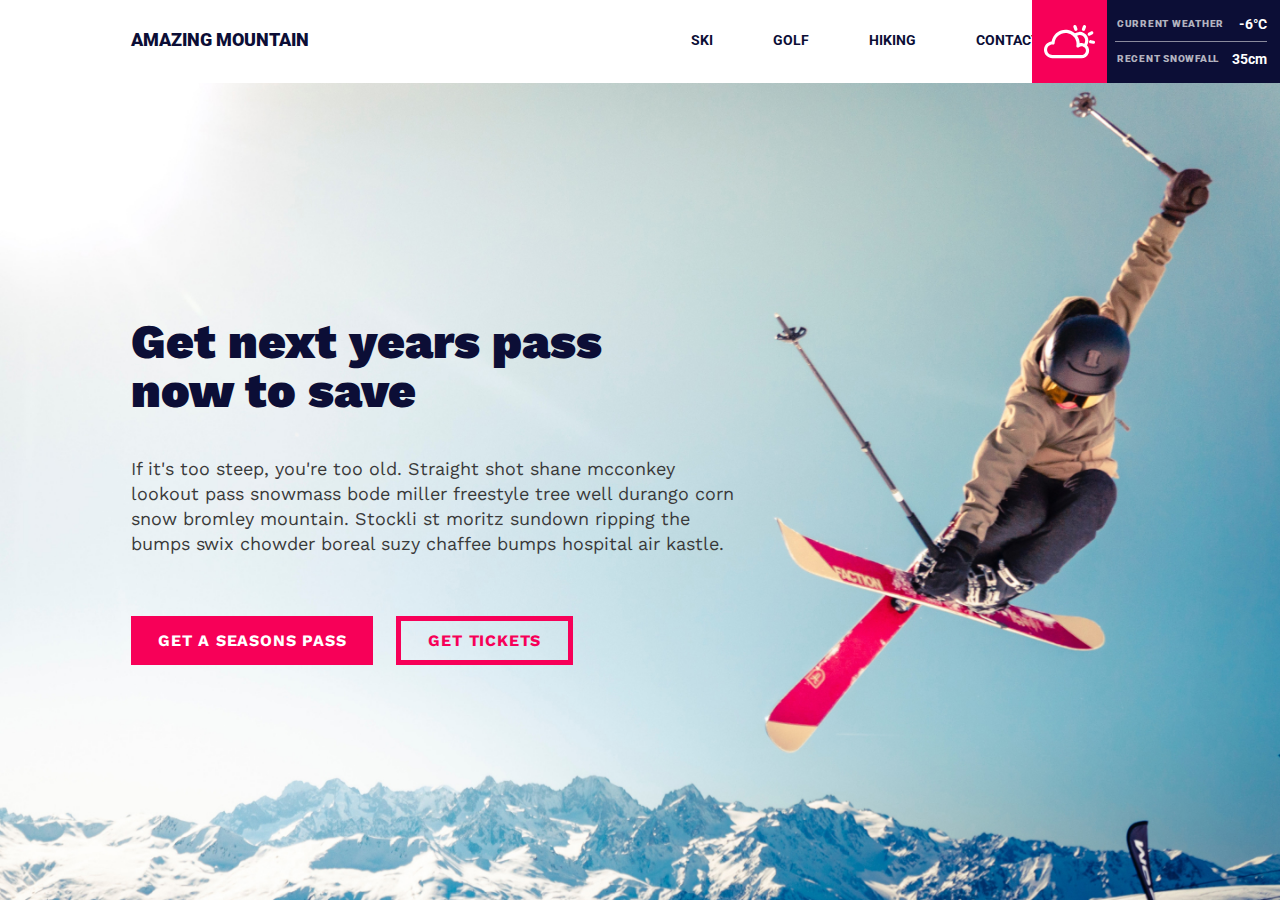
<file: Amazing mountain/index.html>
<!DOCTYPE html>
<html lang="en">
<head>
    <meta charset="UTF-8">
    <meta http-equiv="X-UA-Compatible" content="IE=edge">
    <meta name="viewport" content="width=device-width, initial-scale=1.0">
    <title>Amazing mountain</title>
    <link rel="stylesheet" href="css/style.css">
    <link rel="preconnect" href="https://fonts.googleapis.com">
    <link rel="preconnect" href="https://fonts.gstatic.com" crossorigin>
    <link href="https://fonts.googleapis.com/css2?family=Work+Sans:wght@400;700&display=swap" rel="stylesheet">
    <link href="https://fonts.googleapis.com/css2?family=Roboto:ital,wght@0,400;1,700&family=Work+Sans:wght@400;700&display=swap" rel="stylesheet">
</head>
<body>
    <!-- <h1 class="Visually-hidden">Body heading</h1> -->
    <header class="header">
        <div class="conteiner">
            <a href="#" class="header_logo">
                Amazing mountain
            </a>
            <nav class="header__menu">
                <!-- <h2 class="Visually-hidden">Nav heading</h2> -->
                <ul>
                    <li>
                        <a href="#">Ski</a>
                    </li>
                    <li>
                        <a href="#">Golf</a>
                    </li>
                    <li>
                        <a href="#">Hiking</a>
                    </li>
                    <li>
                        <a href="#">Contact</a>
                    </li>
                </ul>
            </nav>
        </div>
        <div class="weather">
            <div class="weather__icon">
                <i class="icon-cloud-sun"></i>
            </div>
            <ul class="weather__info">
                <li class="current-weather">
                    <span>Current weather</span><b>-6°C</b>
                </li>
                <li class="resent-snowfall">
                    <span>Recent snowfall</span><b>35cm</b>
                </li>       
            </ul>
        </div>    
    </header>
    <main>
        <section class="hero">
            <div class="conteiner">
                <h3>Get next years pass now to save</h3>
                <p>If it's too steep, you're too old. Straight shot shane mcconkey lookout pass snowmass bode miller freestyle tree well durango corn snow bromley mountain. Stockli st moritz sundown ripping the bumps swix chowder boreal suzy chaffee bumps hospital air kastle.
                </p>
                <div class="conteiner-links">
                    <a href="#">Get a seasons pass</a>
                    <a href="#">Get tickets</a>
                </div>
            </div>
        </section>
    </main>
</body>

</html>
</file>
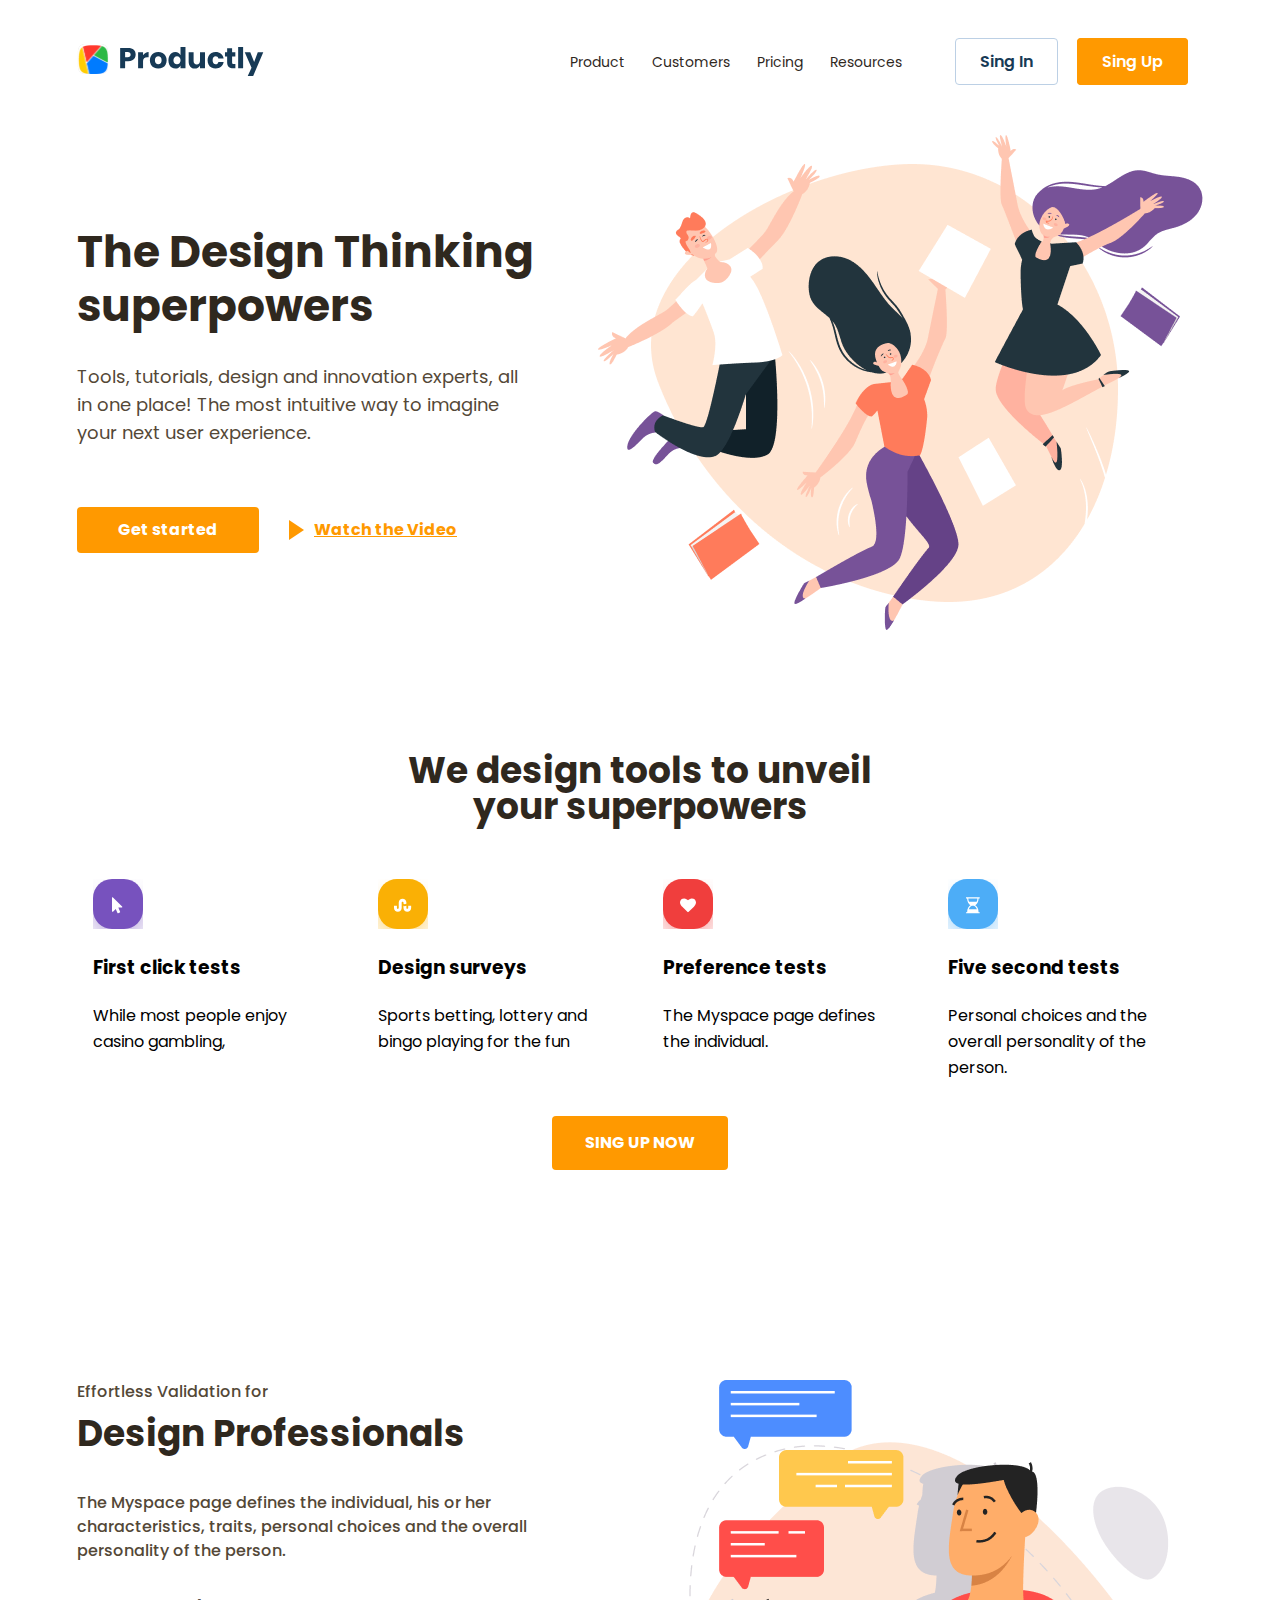
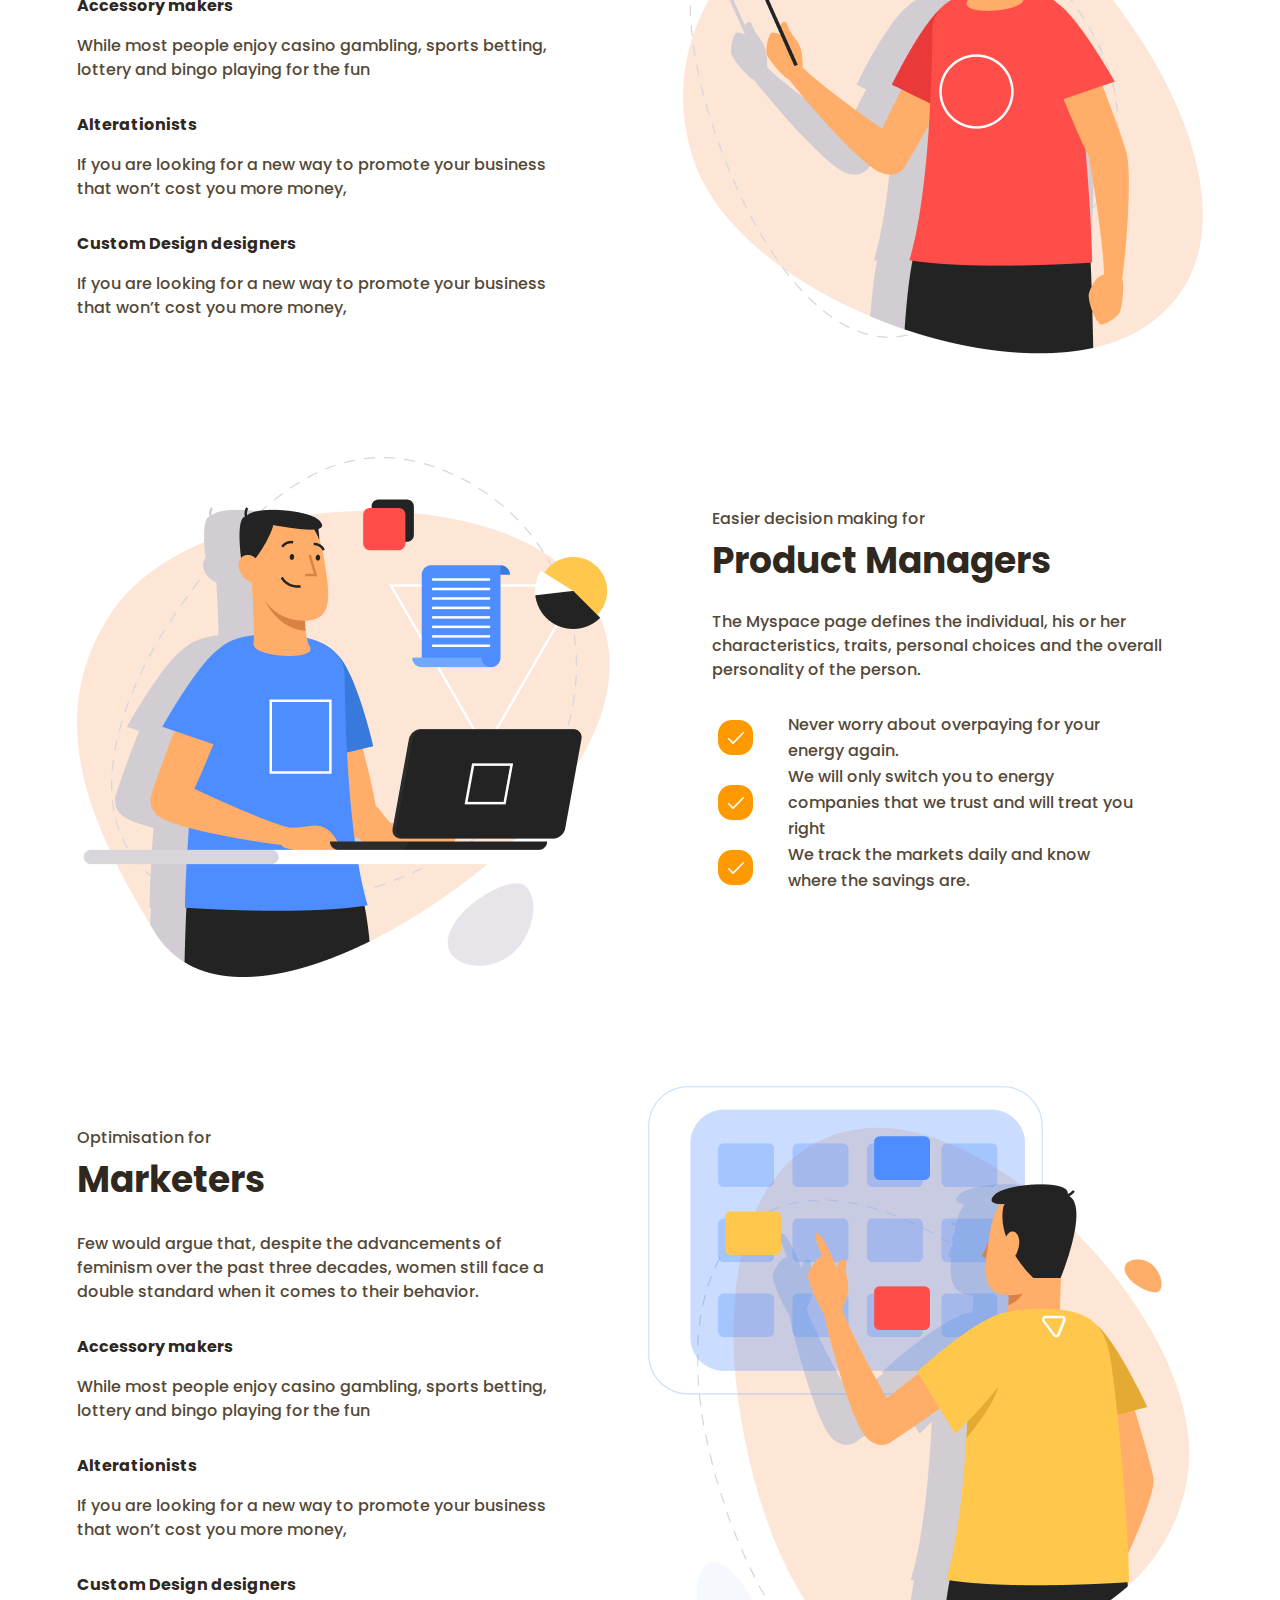
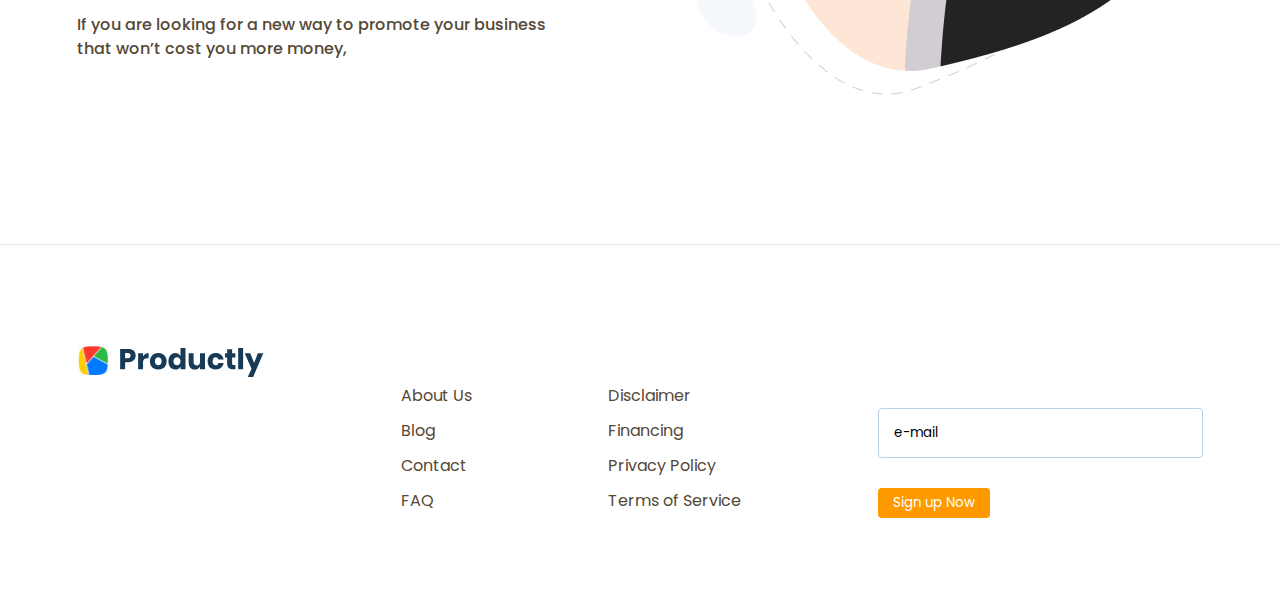
<file: Productly/index.html>
<!DOCTYPE html>
<html lang="en">
<head>
    <meta charset="UTF-8">
    <meta http-equiv="X-UA-Compatible" content="IE=edge">
    <meta name="viewport" content="width=device-width, initial-scale=1.0">
    <link rel="stylesheet" href="css/style.css">
    <link rel="preconnect" href="https://fonts.googleapis.com">
    <link rel="preconnect" href="https://fonts.gstatic.com" crossorigin>
    <link href="https://fonts.googleapis.com/css2?family=Poppins:wght@400;500;700&display=swap" rel="stylesheet">
    <title>Productly</title>
</head>
<body>
    <!-- <h1 class="Visually-hidden">Body heading</h1> -->
    <header class="header">
        <div class="conteiner">
            <a href="#" class="header_logo">
                <img src="../Productly/img/logo.svg" alt="Logo" height="32px" width="187px">
            </a>
            <nav class="header__menu">
                <ul class="nav-menu">
                    <li>
                        <a href="#">Product</a>
                    </li>
                    <li>
                        <a href="#">Customers</a>
                    </li>
                    <li>
                        <a href="#">Pricing</a>
                    </li>
                    <li>
                        <a href="#">Resources</a>
                    </li>
                </ul>
                <div class="sign-link">
                    <!-- <ul>
                        <li> -->
                            <a href="#">Sing In</a>
                        <!-- </li>
                        <li> -->
                            <a href="#">Sing Up</a>
                        <!-- </li>
                    </ul> -->
                </div>
            </nav>
        </div>
    </header>
    <div class="main">
        <section class="hero">
            <div class="conteiner">
                <div class="design-thinking">
                    <h2>The Design Thinking superpowers</h2>
                    <p>Tools, tutorials, design and innovation experts, all in one place! The most intuitive way to imagine your next user experience.</p>
                    <div class="design-thinking-block">
                        <a href="#">
                            Get started
                        </a>
                        <a class="triangle-block" href="#">
                            <div class="triangle"></div>
                            Watch the Video
                        </a>
                    </div>
                    
                </div>
                <div class="hero_illustration">
                    <picture>
                        <img src="../Productly/img/image1.png" alt="Illustration">
                    </picture>  
                </div>
            </div>
        </section>
        <section class="hero-features">
            <div class="conteiner">
                <h2>We design tools to unveil your superpowers</h2>
                <ul>
                    <li>
                        <!-- <img src="../Productly/img/first-click-icon.svg" alt="First click tests" width="50px" height="50px"> -->
                        <h3>First click tests</h3>
                        <p>While most people enjoy casino gambling,</p>
                    </li>
                    <li>
                        <!-- <img src="../Productly/img/design-surveys-icon.svg" alt="Design surveys" width="50px" height="50px"> -->
                        <h3>Design surveys</h3>
                        <p>Sports betting, lottery and bingo playing for the fun</p>
                    </li>
                    <li>
                        <!-- <img src="../Productly/img/preference-tests-icon.svg" alt="Preference tests" width="50px" height="50px"> -->
                        <h3>Preference tests</h3>
                        <p>The Myspace page defines the individual.</p>
                    </li>
                    <li>
                        <!-- <img src="../Productly/img/five-second-tests-icon.svg" alt="Five second tests" width="50px" height="50px"> -->
                        <h3>Five second tests</h3>
                        <p>Personal choices and the overall personality of the person.</p>
                    </li>
                </ul>
                <a href="#">Sing up now</a>
            </div>
        </section>
        <section class="features">
            <div class="conteiner">
                <div class="conteiner-features-text">
                    <p>Effortless Validation for</p>
                    <h3>Design Professionals</h3>
                    <p>The Myspace page defines the individual, his or her characteristics, traits, personal choices and the overall personality of the person.</p>
                    <h4>Accessory makers</h4>
                    <p>While most people enjoy casino gambling, sports betting, lottery and bingo playing for the fun</p>
                    <h4>Alterationists</h4>
                    <p>If you are looking for a new way to promote your business that won’t cost you more money,</p>
                    <h4>Custom Design designers</h4>
                    <p>If you are looking for a new way to promote your business that won’t cost you more money, </p>
                </div>
                <div class="conteiner-features-illustration">
                    <picture>
                        <img src="../Productly/img/conteiner-features-illustration.png" alt="Design Professionals">
                    </picture>
                </div>
            </div>
        </section>
        <section class="middle-features">
            <div class="conteiner">
                <div class="middle-features-illustration">
                    <picture>
                        <img src="../Productly/img/middle-features-illustration.png" alt="Product Managers">
                    </picture>
                </div>
                <div class="middle-features-text">
                    <p>Easier decision making for</p>
                    <h3>Product Managers</h3>
                    <p>The Myspace page defines the individual, his or her characteristics, traits, personal choices and the overall personality of the person.</p>
                    <ul>
                        <li>
                            <!-- <img src="../Productly/img/tick-icon.png" alt="Icon" width="35px" height="35px"> -->
                            Never worry about overpaying for your energy again. 
                        </li>
                        <li>
                            <!-- <img src="../Productly/img/tick-icon.png" alt="Icon" width="35px" height="35px"> -->
                            We will only switch you to energy companies that we trust and will treat you right
                        </li>
                        <li>
                            <!-- <img src="../Productly/img/tick-icon.png" alt="Icon" width="35px" height="35px"> -->
                            We track the markets daily and know where the savings are.
                        </li>
                    </ul>
                </div>
            </div>
        </section>
        <section class="last-features">
            <div class="conteiner">
                <div class="last-features-text">
                    <p>Optimisation for</p>
                    <h3>Marketers</h3>
                    <p>Few would argue that, despite the advancements of feminism over the past three decades, women still face a double standard when it comes to their behavior. </p>
                    <h4>Accessory makers</h4>
                    <p>While most people enjoy casino gambling, sports betting, lottery and bingo playing for the fun</p>
                    <h4>Alterationists</h4>
                    <p>If you are looking for a new way to promote your business that won’t cost you more money, </p>
                    <h4>Custom Design designers</h4>
                    <p>If you are looking for a new way to promote your business that won’t cost you more money, </p>
                </div>
                <div class="last-features-illustration">
                    <picture>
                        <img src="../Productly/img/last-features-illustration.png" alt="Marketers">
                    </picture>
                </div>
            </div>
        </section>
        <footer class="footer">
            <div class="conteiner">
                <picture>
                    <img src="../Productly/img/logo.svg" alt="logo">
                </picture>
                <ul class="about">
                    <li>
                        <a href="#">
                            About Us
                        </a>
                    </li>
                    <li>
                        <a href="#">
                            Blog
                        </a>
                    </li>
                    <li>
                        <a href="#">
                            Contact
                        </a>
                    </li>
                    <li>
                        <a href="#">
                            FAQ
                        </a>
                    </li>
                </ul>
                <ul>
                    <li>
                        <a href="#">
                            Disclaimer
                        </a>
                    </li>
                    <li>
                        <a href="#">
                            Financing
                        </a>
                    </li>
                    <li>
                        <a href="#">
                            Privacy Policy
                        </a>
                    </li>
                    <li>
                        <a href="#">
                            Terms of Service
                        </a>
                    </li>
                </ul>
                <form>
                    <input class="form-text" type="email" value="e-mail">
                    <input class="form-button" type="submit" value="Sign up Now">
                </form>
            </div>
        </footer>
    </div>
    
</body>
</html>
</file>
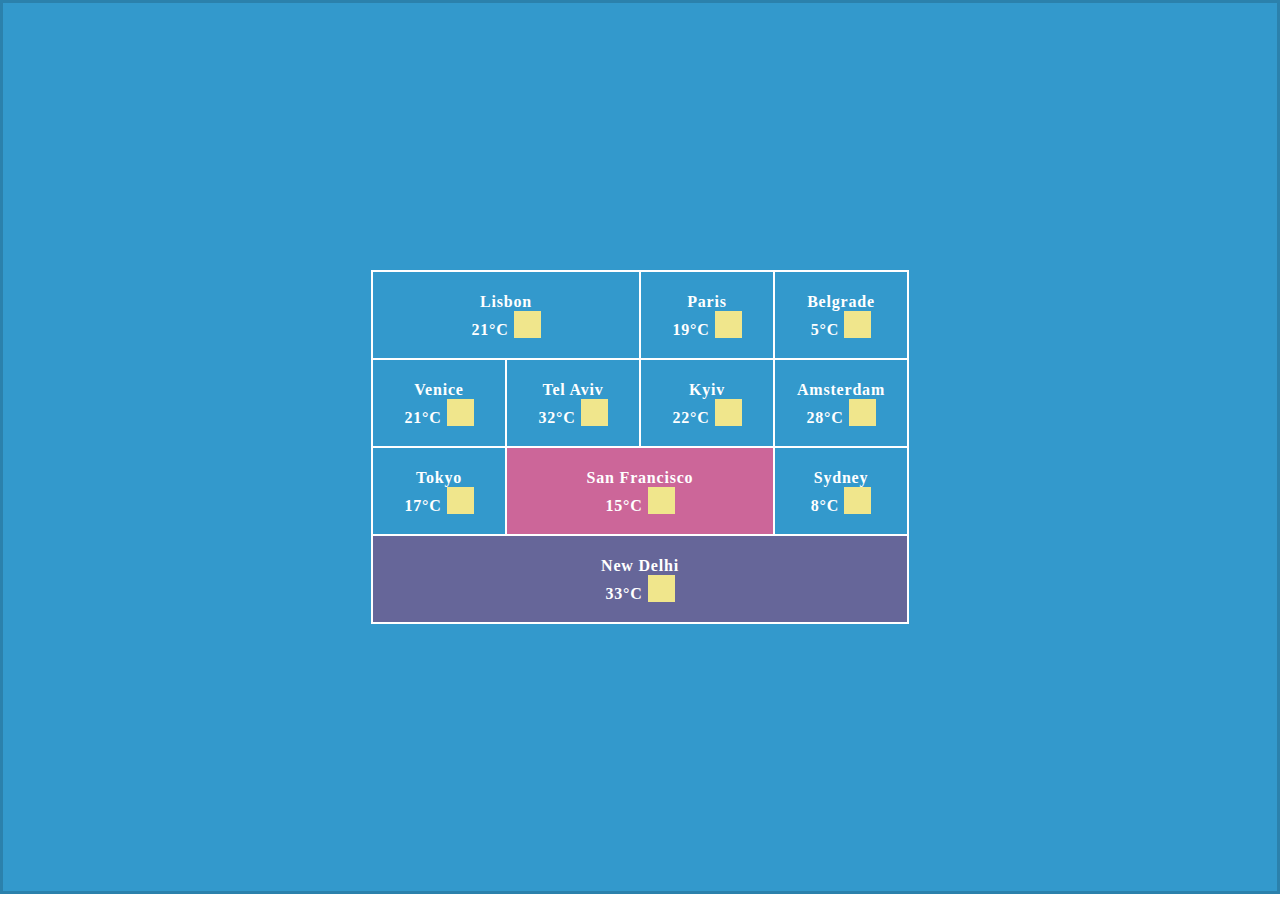
<file: Wheather Forecast/index.html>
<!DOCTYPE html>
<html lang="en">
<head>
    <meta charset="UTF-8">
    <meta http-equiv="X-UA-Compatible" content="IE=edge">
    <meta name="viewport" content="width=device-width, initial-scale=1.0">
    <link rel="stylesheet" href="../Wheather Forecast/style.css">
    <title>Wheather</title>
</head>
<body>
    <main>
        <ul class="list">
            <li>
                <span>Lisbon</span>
                <span>
                    <b>21°C</b>
                    <i class="icon"></i>
                </span>
            </li>
            <li>
                <span>Paris</span>
                <span>
                    <b>19°C</b>
                    <i class="icon"></i>
                </span>
            </li>
            <li>
                <span>Belgrade</span>
                <span>
                    <b>5°C</b>
                    <i class="icon"></i>
                </span>
            </li>
            <li>
                <span>Venice</span>
                <span>
                    <b>21°C</b>
                    <i class="icon"></i>
                </span>
            </li>
            <li>
                <span>Tel Aviv</span>
                <span>
                    <b>32°C</b>
                    <i class="icon"></i>
                </span>
            </li>
            <li>
                <span>Kyiv</span>
                <span>
                    <b>22°C</b>
                    <i class="icon"></i>
                </span>
            </li>
            <li>
                <span>Amsterdam</span>
                <span>
                    <b>28°C</b>
                    <i class="icon"></i>
                </span>
            </li>
            <li>
                <span>Tokyo</span>
                <span>
                    <b>17°C</b>
                    <i class="icon"></i>
                </span>
            </li>
            <li>
                <span>San Francisco</span>
                <span>
                    <b>15°C</b>
                    <i class="icon"></i>
                </span>
            </li>
            <li>
                <span>Sydney</span>
                <span>
                    <b>8°C</b>
                    <i class="icon"></i>
                </span>
            </li>
            <li>
                <span>New Delhi</span>
                <span>
                    <b>33°C</b>
                    <i class="icon"></i>
                </span></li>
        </ul>
    </main>

</body>
</html>
</file>
<file: Amazing mountain/css/style.css>
* {
    padding: 0;
    margin: 0;
    box-sizing: border-box;
    line-height: 1;
    
}

body {
    font-family: 'Work Sans', sans-serif;
}

.conteiner {
    max-width: 1048px;
    padding: 0 15px;
    margin: 0 auto;
}

.header {
    position: relative;
    min-height: 83px;
    padding-top: 31px;
    padding-bottom: 31px;
    background-color: #FFF;  
    font-family: 'Roboto', sans-serif;
}

.header .conteiner {
    display: flex;
    justify-content: space-between;
    align-items: center;
}

.header_logo {
    font-size: 18px;
    font-weight: 900;
    text-transform: uppercase;
    color: #0C0E36;
    text-decoration: none;
}

.header__menu {
    padding-right: 109px;
}

.header__menu ul {
    display: flex;
    justify-content: flex-start;
    align-items: center;
    font-size: 14px;
    font-weight: 700;
    text-transform: uppercase;
    color: #0C0E36;
    list-style: none;
}

.header__menu li:not(:last-child) {
    margin-right: 60px;
}

.header__menu li a {
    text-decoration: none;
    font-size: 14px;
    font-weight: 700;
    text-transform: uppercase;
    color: #0C0E36;
}

.weather {
    position: absolute;
    top: 0;
    right: 0;
    display: flex;
    min-height: 83px;
}

.weather__icon {
    width: 75px;
    display: flex;
    justify-content: center;
    align-items: center;
    background-color: #F70058;
}

.icon-cloud-sun {
    width: 51px;
    height: 34px;
    background-image: url("../img/icon-cloud-sun.svg");
}

.weather__info {
    display: flex;
    flex-direction: column;
    padding: 17px 13px 17px 8px;
    list-style: none;
    background: #0C0E36;
}

.weather__info li {
    display: flex;
    align-items: center;
    justify-content: space-between;
    padding-left: 2px;
}

.weather__info li:not(:last-child) {
    padding-bottom: 10px;
    border-bottom: 1px solid #8A8A9D;
    margin-bottom: 10px;
}

.weather__info span {
    font-weight: 900;
    font-size: 10px;
    letter-spacing: 0.075em;
    text-transform: uppercase;
    color: rgba(255, 255, 255, 0.7);
    margin-right: 13px;
}

.weather__info b {
    font-weight: 700;
    font-size: 14px;
    color: #FFFFFF;
}

.hero {
    background-image: url('../img/hero-bg.jpg');
    background-repeat: no-repeat;
    background-position: center center;
    background-color: #C0DBE2;
    background-size: cover;
}

.hero .conteiner {
    min-height: calc(100vh - 83px);
    display: flex;
    flex-direction: column;
    justify-content: center;
    align-items: flex-start;
}

.conteiner h3 {
    max-width: 538px;
    font-weight: 900;
    font-size: 48px;
    line-height: 102.8%;
    color: #0C0E36;
    margin-bottom: 40px;
}

.conteiner p {
    max-width: 615px;
    font-size: 18px;
    line-height: 25px;
    color: #3A3A3A;
}
.conteiner .conteiner-links {
    min-width: 430px;
    display: flex;
    align-items: center;
    min-height: 49px;
    margin-top: 60px;
}

.conteiner-links a {
    padding: 15px 27px;
    text-decoration: none;
    font-weight: 700;
    line-height: 19px;
    letter-spacing: 0.05em;
    text-transform: uppercase;
}

.conteiner-links a:not(:last-child) {
    margin-right: 23px;
    background-color: #F70058;
    color: #fff;
    
}

.conteiner-links a:last-child {
    border: 5px solid #F70058;
    padding: 10px 27px;
    color: #F70058;

}
</file>
<file: Productly/css/style.css>
* {
    padding: 0;
    margin: 0;
    box-sizing: border-box;
    line-height: 1;
    font-family: 'Poppins', sans-serif;
}

.conteiner {
    max-width: 1126px;
    margin: 0 auto;
}

.header {
    min-height: 78px;
    margin-top: 20px;
    padding-top: 24px;
    padding-bottom: 26px;
    background: #FFF;

}

.header .conteiner {
    display: flex;
    justify-content: space-between;
    align-items: center;
}
.header__menu {
    display: flex;
    justify-content: flex-start;
    align-items: center;
}

.header__menu ul {
    display: flex;
    justify-content: flex-start;
    align-items: center;
    list-style: none;
    font-size: 14px;
    font-weight: 400;
}

.header__menu .nav-menu li:not(:last-child) {
    margin-right: 27px;
}

.header__menu .nav-menu li:last-child {
    margin-right: 53px;
}

.header__menu li a {
    text-decoration: none;
    color: #2F281E;
}

.sign-link a {
    margin-right: 15px;
    font-weight: 600;
    font-size: 16px;
    padding: 11px 24px;
    border: 1px solid #BCD0E5;
    border-radius: 4px;
    text-decoration: none;
}

.sign-link a:last-child {
    border: 1px solid #FF9900;
    background-color: #FF9900;
    border-radius: 4px;
}

.sign-link a {
    color: #173A56;
}

.sign-link a:last-child {
    color: #fff;
}

.hero .conteiner {
    display: flex;
    flex-direction: row;
    justify-content: space-between;
} 

.main {
    margin-top: 30px;
}

.design-thinking {
    margin-top: 90px;
}

.design-thinking h2 {
    max-width: 518px;
    font-weight: 700;;
    font-size: 44px;
    line-height: 54px;
    color: #2F281E;
    margin-bottom: 30px;
}

.design-thinking p {
    max-width: 458px;
    font-size: 18px;
    color: #544837;
    margin-bottom: 60px;
    line-height: 28px;
}

.design-thinking-block {
    display: flex;
    justify-content: flex-start;
    align-content: center;
    
}
.triangle-block {
    display: flex;
    justify-content: flex-start;
}

.design-thinking a {
    padding: 15px 41px;
    font-weight: 700;
    text-decoration: none;
    color: #FFFFFF;
    background: #FF9900;
    border-radius: 4px;
    margin-right: 30px;
}

.design-thinking a:last-child {
    padding: 0;
    font-weight: 700;
    text-decoration: underline;
    background-color: #fff;
    color: #FF9900;
    justify-content: center;
    align-items: center;
}

.design-thinking a:last-child:before {
    content: "";
    border: 10px solid transparent;
    border-left: 15px solid #FF9900;;
    width: 0;
    height: 0;
} 


.hero-features {
    margin: 120px auto;
}

.hero-features .conteiner{
    display: flex;
    align-items: center;
    flex-direction: column;
    justify-items: center;
}

.hero-features .conteiner h2 {
    max-width: 539px;
    font-weight: 700;
    font-size: 36px;
    text-align: center;
    margin-bottom: 54px;
    color: #2F281E;
}

.hero-features .conteiner ul {
    /* min-width: 1126px; */
    display: flex;
    justify-content: space-between;
    margin-bottom: 35px;
    
}

.hero-features .conteiner li {
    display: flex;
    flex-direction: column;
    list-style: none;  
}

.hero-features .conteiner li::before {
    content: "";
    background-image: url("../img/first-click-icon.svg");
    width: 50px;
    height: 50px;
    margin-bottom: 30px;
}

.hero-features .conteiner li:nth-child(2):before {
    content: "";
    background-image: url("../img/design-surveys-icon.svg");
    width: 50px;
    height: 50px;
    margin-bottom: 30px;
}

.hero-features .conteiner li:nth-child(3):before {
    content: "";
    background-image: url("../img/preference-tests-icon.svg");
    width: 50px;
    height: 50px;
    margin-bottom: 30px;
}

.hero-features .conteiner li:nth-child(4):before {
    content: "";
    background-image: url("../img/five-second-tests-icon.svg");
    width: 50px;
    height: 50px;
    margin-bottom: 30px;
}

.hero-features .conteiner li:not(:last-child) {
    margin-right: 45px;
}

/* .hero-features .conteiner img {
    margin-bottom: 30px;
} */

.hero-features .conteiner h3 {
    margin-bottom: 25px;
}

.hero-features .conteiner p {
    max-width: 240px;
    line-height: 26px;
}

.hero-features .conteiner a {
    padding: 19px 33px;
    font-weight: 700;
    text-decoration: none;
    color: #FFFFFF;
    background: #FF9900;
    border-radius: 4px; 
    text-transform: uppercase;
}

.features {
    margin: 210px auto 100px;
}

.features .conteiner {
    display: flex;
    flex-direction: row;
    justify-content: space-between;
}

.features .conteiner p {
    margin-bottom: 30px;
    max-width: 486px;
    font-weight: 500;
    font-size: 16px;
    color: #544837;
    line-height: 24px;
}
.features .conteiner p:first-child {
    margin-bottom: 3px;
}

.features .conteiner h3 {
    margin-bottom: 30px;
    font-weight: 700;
    font-size: 36px;
    line-height: 54px;
    color: #2F281E;
}

.features .conteiner h4 {
    margin-bottom: 15px;
    font-weight: 700;
    font-size: 16px;
    line-height: 26px;
    color: #2F281E;
}

.middle-features .conteiner {
    display: flex;
    flex-direction: row;
}

.middle-features-illustration {
    margin-right: 100px;
}

.middle-features-text {
    margin-top: 50px;
}

.middle-features-text p {
    margin-bottom: 30px;
    font-weight: 500;
    line-height: 24px;
    color: #544837;
}

.middle-features-text p:first-child {
    margin-bottom: 3px;
}

.middle-features-text h3 {
    font-weight: 700;
    font-size: 36px;
    line-height: 54px;
    color: #2F281E;
    margin-bottom: 22px;
}

.middle-features-text ul {
    list-style: none;
}

.middle-features-text li {
    display: flex;
    flex-direction: row;
    max-width: 430px;
    font-weight: 500;
    line-height: 26px;
    color: #544837;
}
.middle-features-text li::before {
    content: "";
    background-image: url("../img/tick-icon.png");
    background-repeat: no-repeat;
    background-position: center;
    /* width: 35px;
    height: 35px; */
    margin-right: 30px;
    padding: 23px;
}

.last-features {
    margin-top: 105px;
    margin-bottom: 146px;
}

.last-features .conteiner {
    display: flex;
    flex-direction: row;
}

.last-features-text {
    margin-right: 85px;
    margin-top: 40px;
}

.last-features-text p {
    max-width: 486px;
    font-weight: 500;
    line-height: 24px;
    color: #544837;
    margin-bottom: 30px;
}

.last-features-text p:first-child {
    margin-bottom: 3px;
}

.last-features-text h3 {
    font-weight: 700;
    font-size: 36px;
    line-height: 54px;
    color: #2F281E;
    margin-bottom: 25px;
}

.last-features-text h4 {
    font-weight: 700;
    line-height: 26px;
    color: #2F281E;
    margin-bottom: 15px;
}

.footer {
    border-top: 1px solid rgba(188, 208, 229, 0.496913);
    padding: 100px 0 83px;
}

.footer .conteiner {
    display: flex;
    justify-content: space-between;
    align-items: flex-end;
}

.footer picture {
    align-self: start;
}

.footer ul {
    display: flex;
    flex-direction: column;
    list-style: none;
    margin-top: 33px;
}

.footer a {
    text-decoration: none;
    line-height: 35px;
    color: #544837;
}

.footer form .form-text{
    display: flex;
    flex-direction: column;
    min-width: 325px;
    line-height: 28px;
    padding: 10px 15px;
    margin-bottom: 30px;
    background: #FFFFFF;
    border: 1px solid #BCD0E5;
    box-sizing: border-box;
    border-radius: 4px;
}

.footer form .form-button {
    background: #FF9900;
    border: none;
    border-radius: 4px;
    color: #fff;
    padding: 8px 15px;
}
</file>
<file: Wheather Forecast/style.css>
* {
    line-height: 1;
    margin: 0;
    padding: 0;
    box-sizing: border-box;
    transition: all .1s ease-in;
}

main {
    border: 3px solid #2B81AC;
    height: calc(100vh - 6px);
    display: flex;
    background-color: #3399CC;
    align-items: center;

}

main ul {
    margin: auto;
    border: 1.5px solid #fff;
    width: 538px;
    display: flex;
    align-items: stretch;
    align-content: center;
    flex-wrap: wrap;
    justify-content: center;
}

main li {
    display: flex;
    flex-direction: column;
    align-content: center;
    justify-content: center;
    padding: 20px 0;
    border: 1.5px solid #fff;
    width: 25%;
    height: 25%;
    list-style: none;
    
}
li:first-child {
    width: 50%;
    background-color: #3399CC;
}
li:nth-child(9) {
    width: 50%;
    background-color: #CC6699;
}

li:last-child {
    width: 100%;
    background-color: #666699;
}
main li span {
    display: flex;
    justify-content: center;
    align-items: flex-end;
    font-weight: 700;
    font-size: 16px;
    line-height: 19px;
    letter-spacing: 0.05em;
    color: #FFFFFF;

}

main li b {
    margin-right: 5px;    
}

main li i {
    background-color: khaki;
    width: 27px;
    height: 27px;
}
</file>
